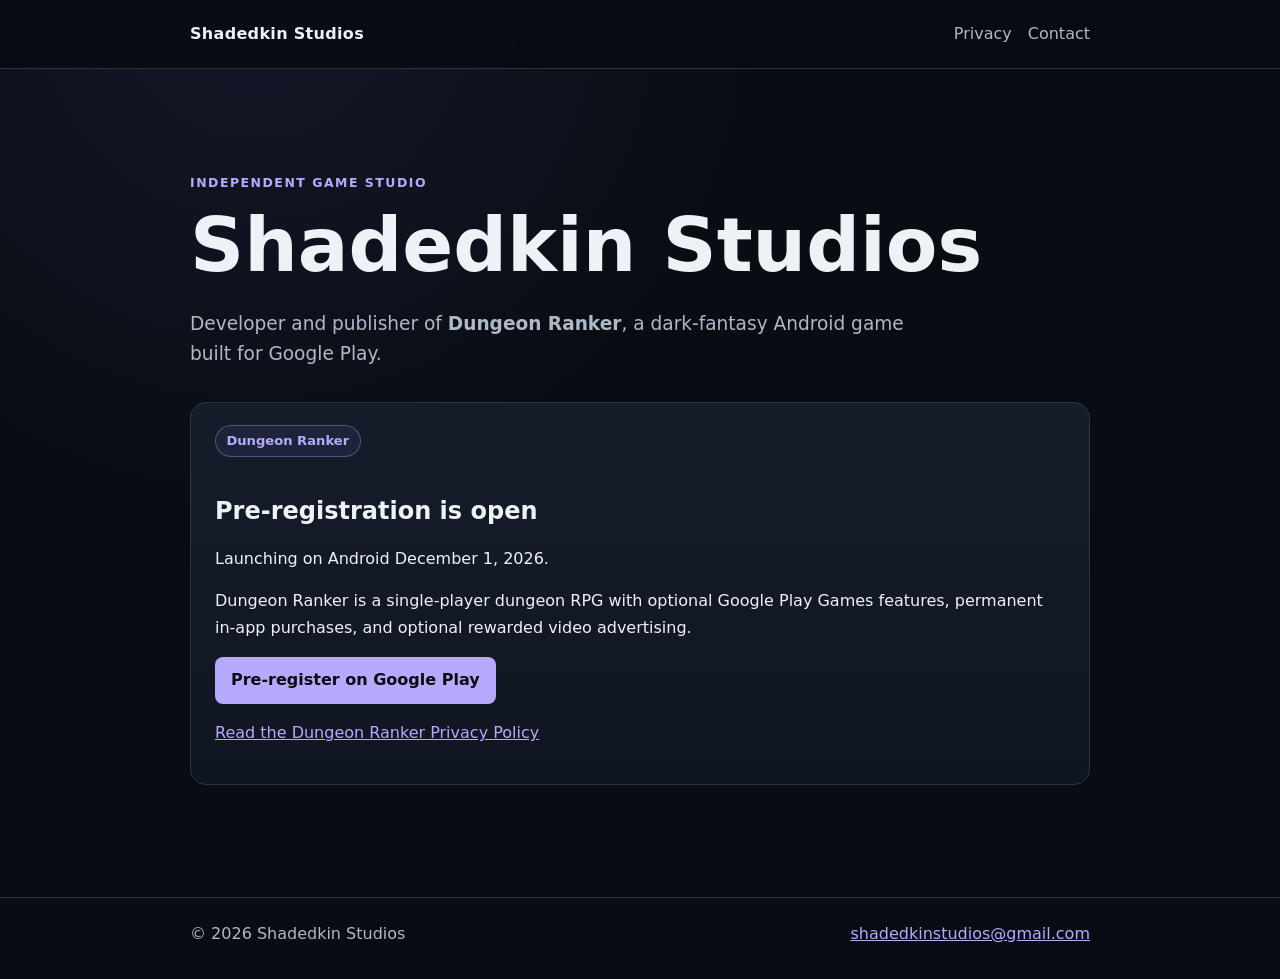
<file: index.html>
<!doctype html>
<html lang="en">
<head>
  <meta charset="utf-8">
  <meta name="viewport" content="width=device-width, initial-scale=1">
  <title>Shadedkin Studios</title>
  <meta name="description" content="Official website of Shadedkin Studios, developer of Dungeon Ranker.">
  <link rel="stylesheet" href="/assets/style.css">
  <style>
    .play-cta {
      display: inline-block;
      padding: .65rem 1rem;
      border-radius: .5rem;
      background: var(--accent-2, #b5aaff);
      color: var(--bg, #090c12);
      font-weight: 700;
      text-decoration: none;
    }
    .play-cta:hover { background: #d1caff; color: var(--bg, #090c12); text-decoration: underline; }
    .play-cta:focus-visible { outline: 2px solid var(--text, #eef2f7); outline-offset: 4px; }
  </style>
</head>
<body>
  <header class="site-header">
    <nav class="nav" aria-label="Primary">
      <a class="brand" href="/">Shadedkin Studios</a>
      <div class="nav-links">
        <a href="/privacy/">Privacy</a>
        <a href="mailto:shadedkinstudios@gmail.com">Contact</a>
      </div>
    </nav>
  </header>
  <main>
    <section class="hero">
      <div class="eyebrow">Independent game studio</div>
      <h1>Shadedkin Studios</h1>
      <p class="lede">Developer and publisher of <strong>Dungeon Ranker</strong>, a dark-fantasy Android game built for Google Play.</p>
      <div class="card">
        <span class="badge">Dungeon Ranker</span>
        <h2>Pre-registration is open</h2>
        <p>Launching on Android <time datetime="2026-12-01">December 1, 2026</time>.</p>
        <p>Dungeon Ranker is a single-player dungeon RPG with optional Google Play Games features, permanent in-app purchases, and optional rewarded video advertising.</p>
        <p><a class="play-cta" href="https://play.google.com/store/apps/details?id=com.shadedkinstudios.dungeonranker">Pre-register on Google Play</a></p>
        <p><a href="/privacy/">Read the Dungeon Ranker Privacy Policy</a></p>
      </div>
    </section>
  </main>
  <footer>
    <div class="footer-inner">
      <span>© 2026 Shadedkin Studios</span>
      <span><a href="mailto:shadedkinstudios@gmail.com">shadedkinstudios@gmail.com</a></span>
    </div>
  </footer>
</body>
</html>
</file>
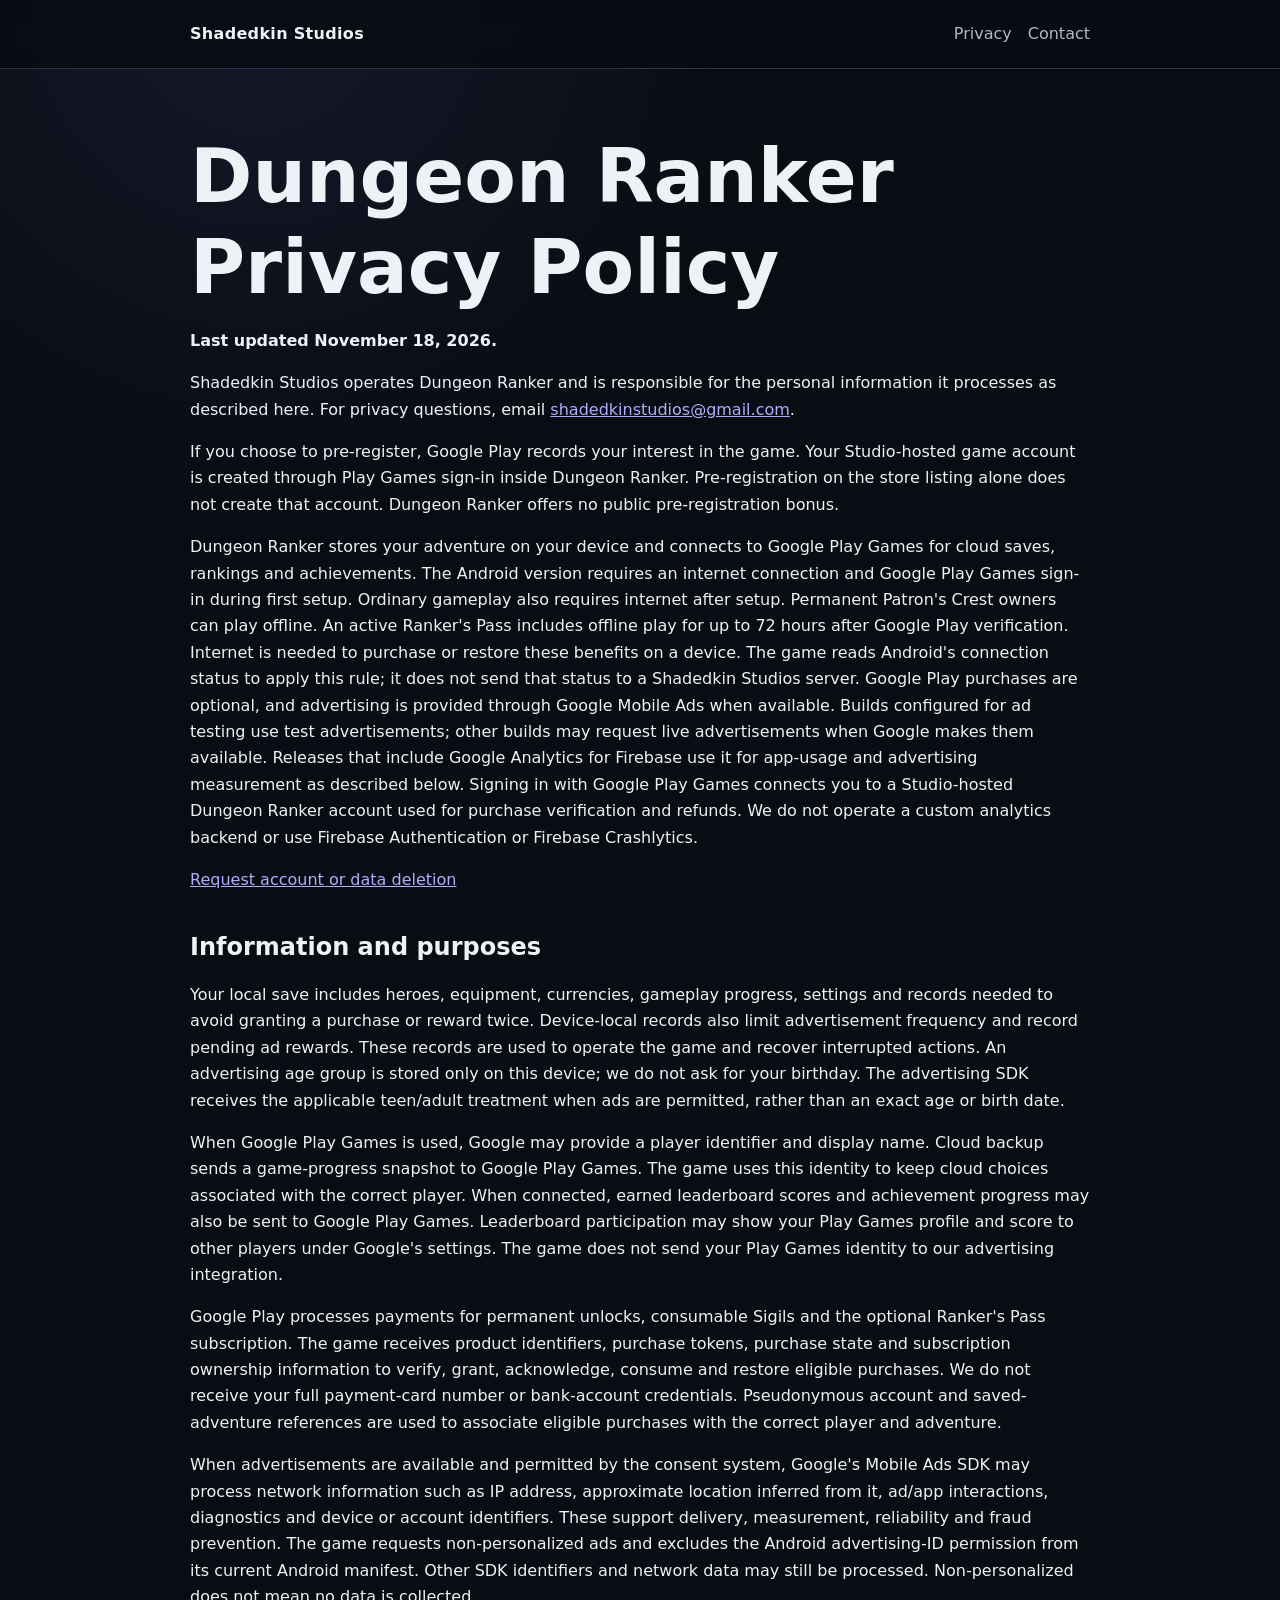
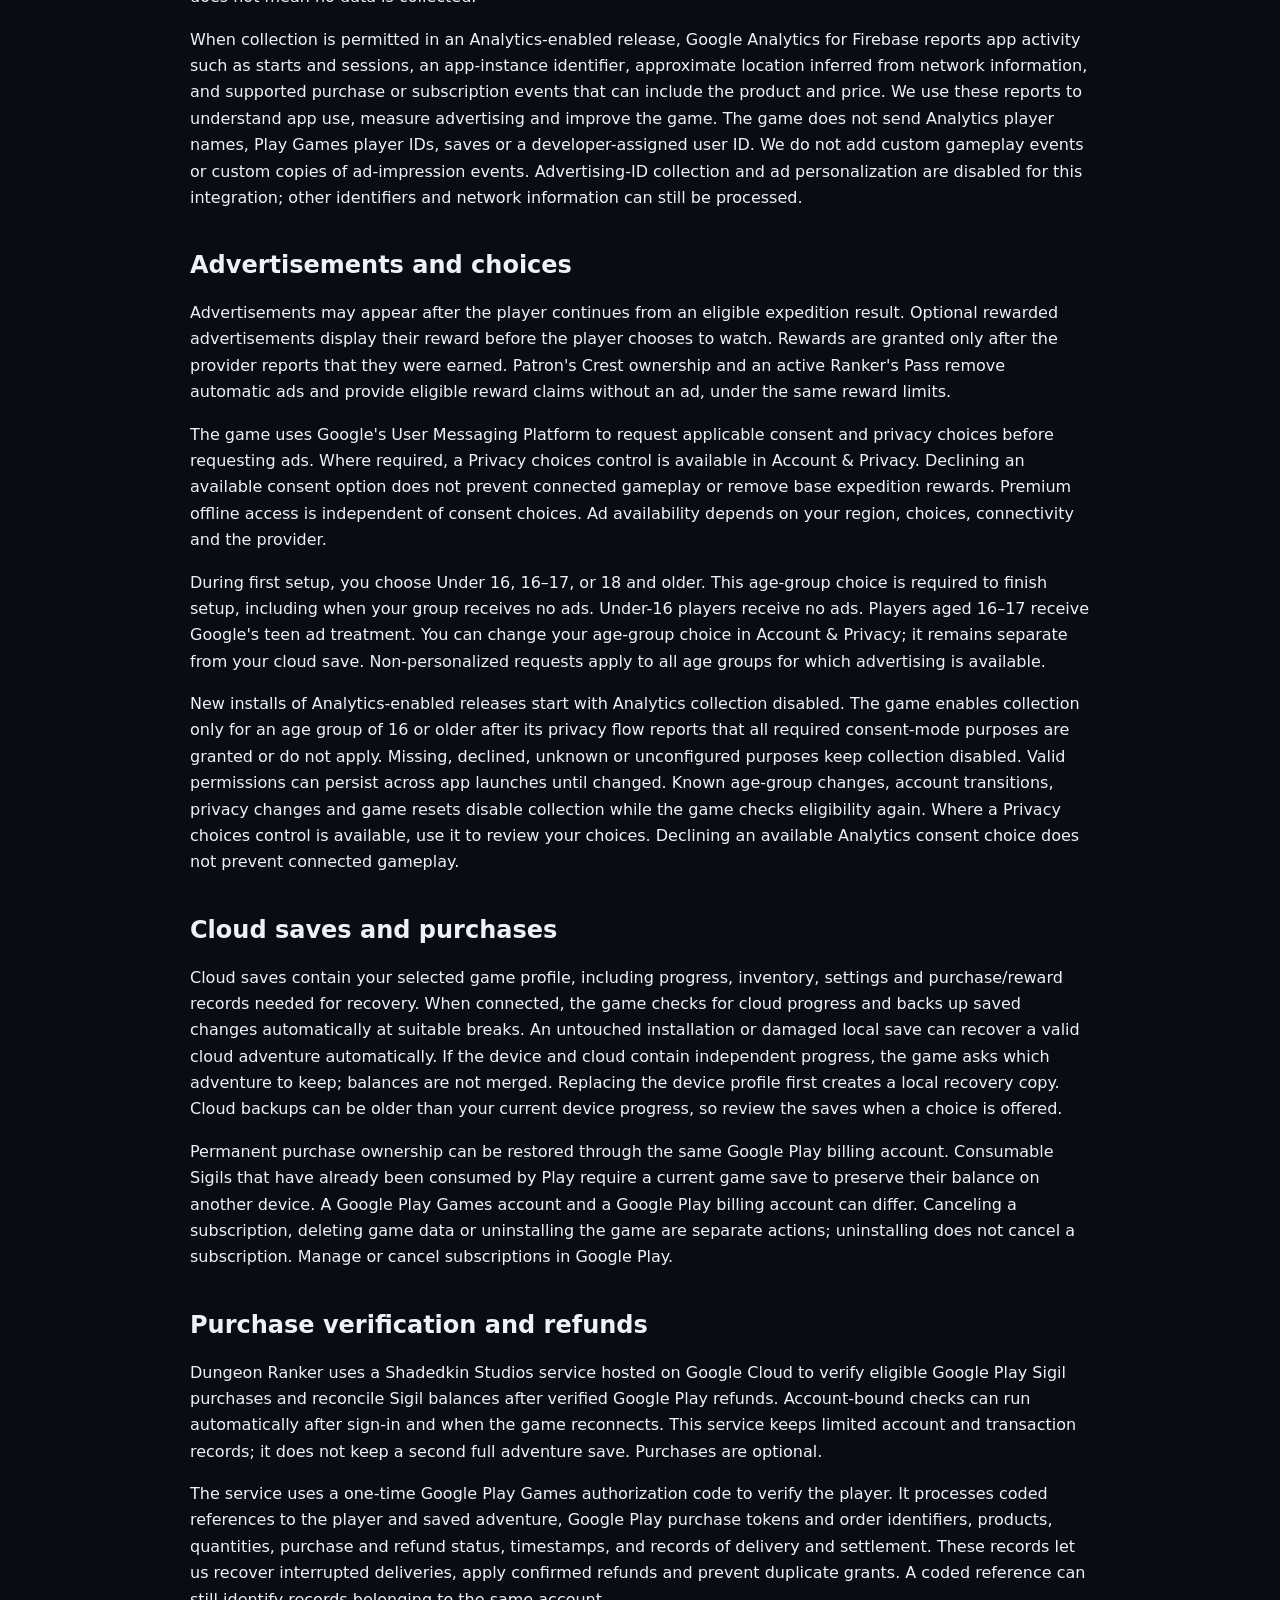
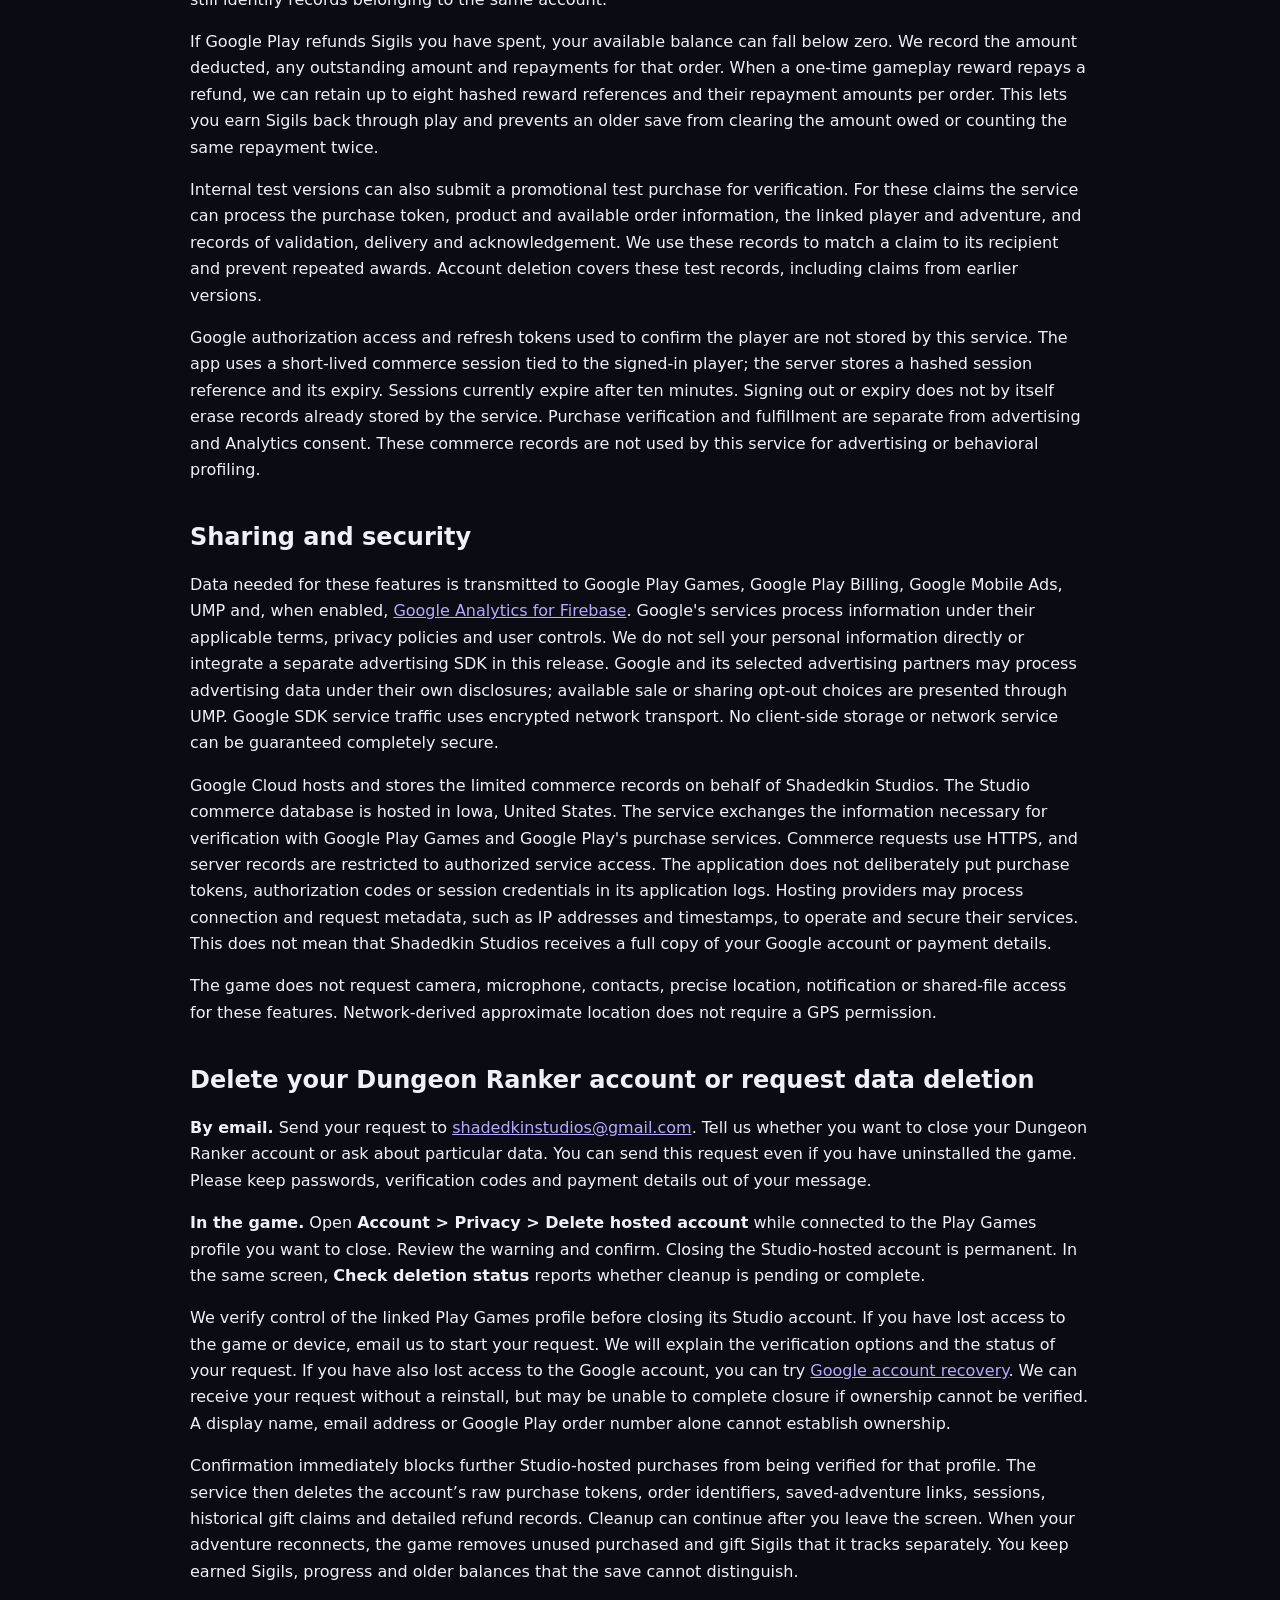
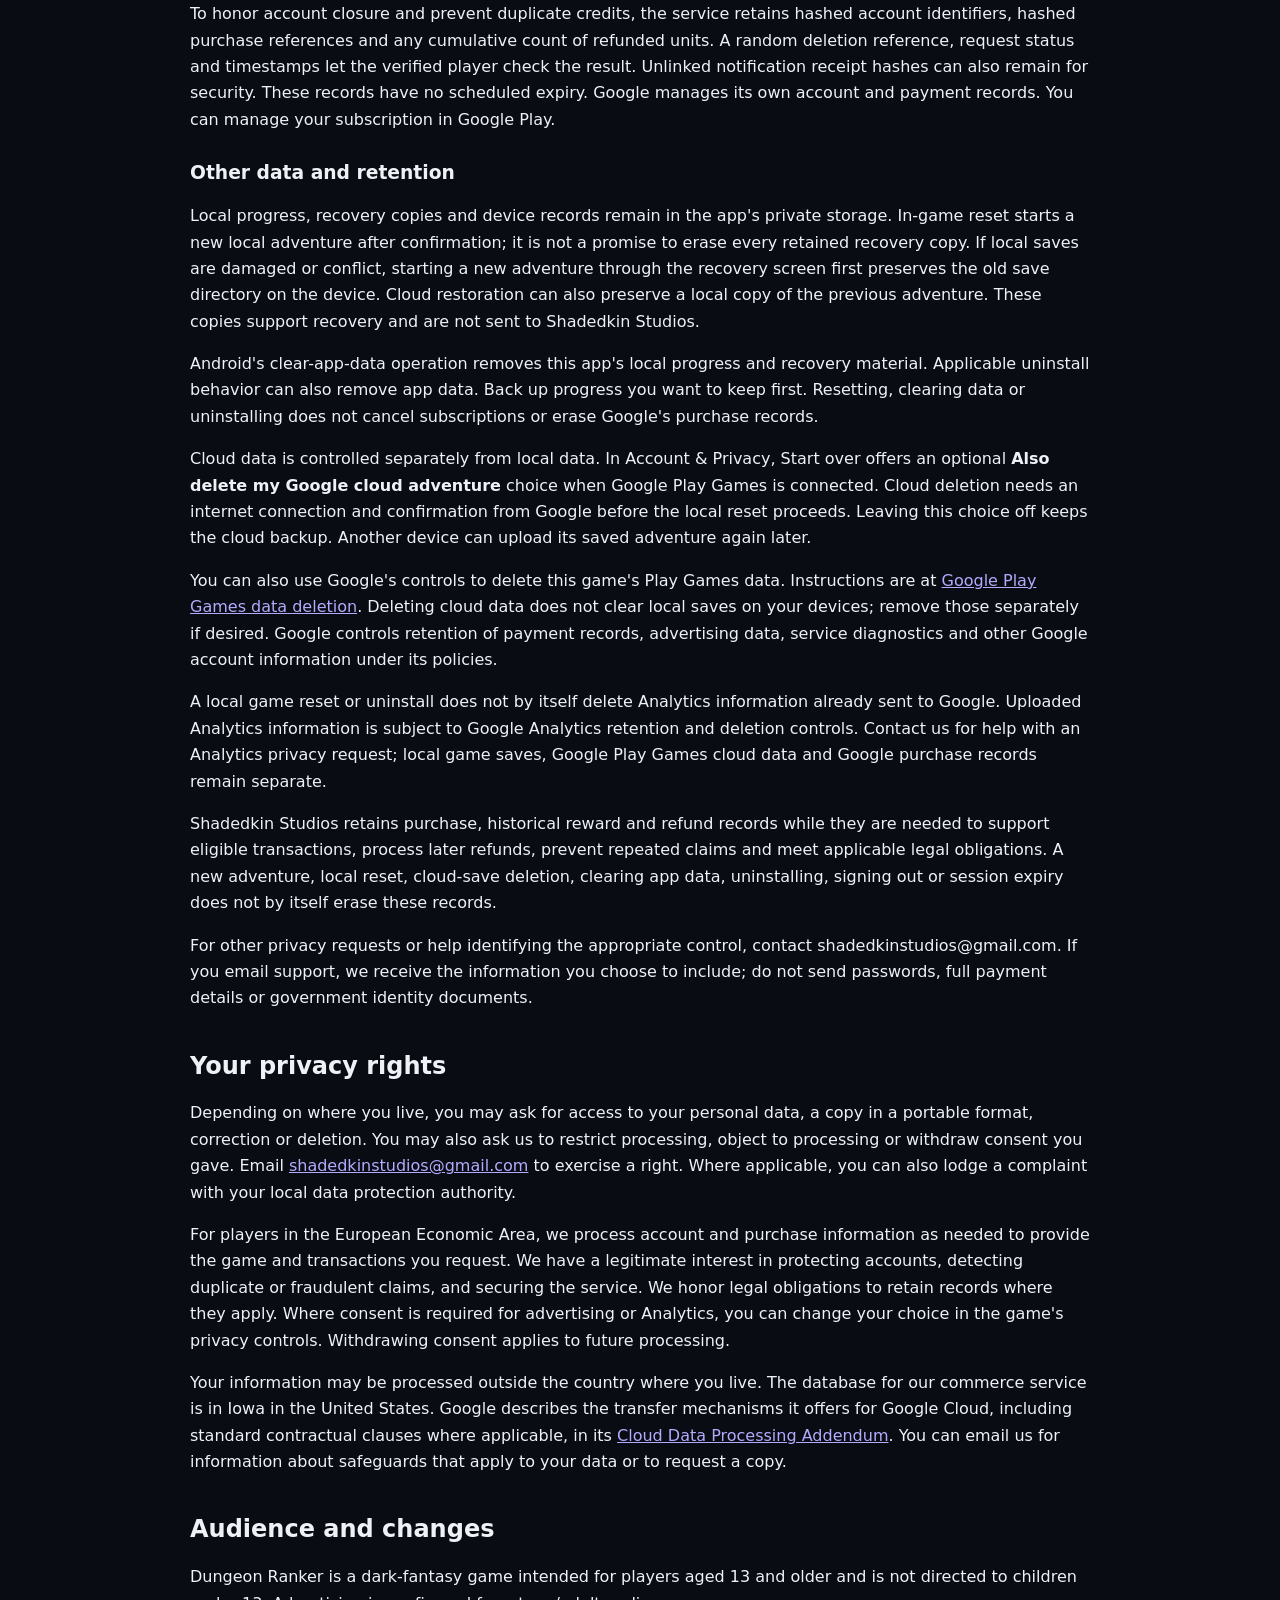
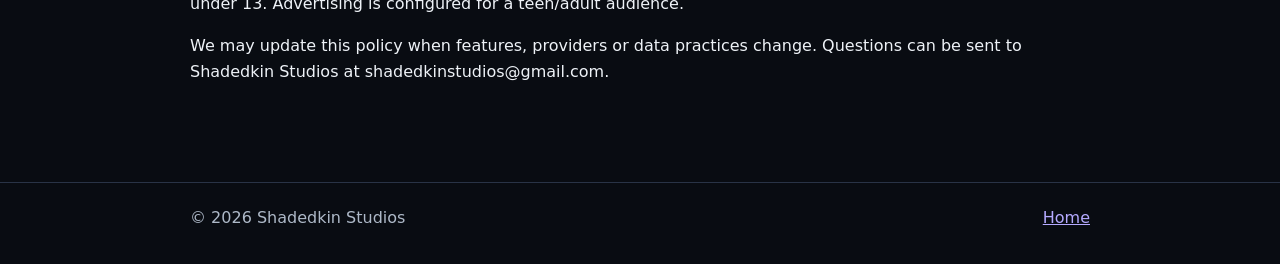
<file: privacy/index.html>
<!doctype html>
<html lang="en">
<head>
  <meta charset="utf-8">
  <meta name="viewport" content="width=device-width, initial-scale=1">
  <title>Dungeon Ranker Privacy Policy | Shadedkin Studios</title>
  <meta name="description" content="Privacy Policy for Dungeon Ranker by Shadedkin Studios.">
  <link rel="stylesheet" href="/assets/style.css">
</head>
<body>
  <header class="site-header">
    <nav class="nav" aria-label="Primary">
      <a class="brand" href="/">Shadedkin Studios</a>
      <div class="nav-links">
        <a href="/privacy/" aria-current="page">Privacy</a>
        <a href="mailto:shadedkinstudios@gmail.com">Contact</a>
      </div>
    </nav>
  </header>

  <main>
<h1>Dungeon Ranker Privacy Policy</h1>
<p><strong>Last updated November 18, 2026.</strong></p>
<p>Shadedkin Studios operates Dungeon Ranker and is responsible for the personal information it processes as described here. For privacy questions, email <a href="mailto:shadedkinstudios@gmail.com">shadedkinstudios@gmail.com</a>.</p>
<p>If you choose to pre-register, Google Play records your interest in the game. Your Studio-hosted game account is created through Play Games sign-in inside Dungeon Ranker. Pre-registration on the store listing alone does not create that account. Dungeon Ranker offers no public pre-registration bonus.</p>
<p>Dungeon Ranker stores your adventure on your device and connects to Google Play Games for cloud saves, rankings and achievements. The Android version requires an internet connection and Google Play Games sign-in during first setup. Ordinary gameplay also requires internet after setup. Permanent Patron&#39;s Crest owners can play offline. An active Ranker&#39;s Pass includes offline play for up to 72 hours after Google Play verification. Internet is needed to purchase or restore these benefits on a device. The game reads Android&#39;s connection status to apply this rule; it does not send that status to a Shadedkin Studios server. Google Play purchases are optional, and advertising is provided through Google Mobile Ads when available. Builds configured for ad testing use test advertisements; other builds may request live advertisements when Google makes them available. Releases that include Google Analytics for Firebase use it for app-usage and advertising measurement as described below. Signing in with Google Play Games connects you to a Studio-hosted Dungeon Ranker account used for purchase verification and refunds. We do not operate a custom analytics backend or use Firebase Authentication or Firebase Crashlytics.</p>
<p><a href="#delete-data">Request account or data deletion</a></p>
<h2>Information and purposes</h2>
<p>Your local save includes heroes, equipment, currencies, gameplay progress, settings and records needed to avoid granting a purchase or reward twice. Device-local records also limit advertisement frequency and record pending ad rewards. These records are used to operate the game and recover interrupted actions. An advertising age group is stored only on this device; we do not ask for your birthday. The advertising SDK receives the applicable teen/adult treatment when ads are permitted, rather than an exact age or birth date.</p>
<p>When Google Play Games is used, Google may provide a player identifier and display name. Cloud backup sends a game-progress snapshot to Google Play Games. The game uses this identity to keep cloud choices associated with the correct player. When connected, earned leaderboard scores and achievement progress may also be sent to Google Play Games. Leaderboard participation may show your Play Games profile and score to other players under Google&#39;s settings. The game does not send your Play Games identity to our advertising integration.</p>
<p>Google Play processes payments for permanent unlocks, consumable Sigils and the optional Ranker&#39;s Pass subscription. The game receives product identifiers, purchase tokens, purchase state and subscription ownership information to verify, grant, acknowledge, consume and restore eligible purchases. We do not receive your full payment-card number or bank-account credentials. Pseudonymous account and saved-adventure references are used to associate eligible purchases with the correct player and adventure.</p>
<p>When advertisements are available and permitted by the consent system, Google&#39;s Mobile Ads SDK may process network information such as IP address, approximate location inferred from it, ad/app interactions, diagnostics and device or account identifiers. These support delivery, measurement, reliability and fraud prevention. The game requests non-personalized ads and excludes the Android advertising-ID permission from its current Android manifest. Other SDK identifiers and network data may still be processed. Non-personalized does not mean no data is collected.</p>
<p>When collection is permitted in an Analytics-enabled release, Google Analytics for Firebase reports app activity such as starts and sessions, an app-instance identifier, approximate location inferred from network information, and supported purchase or subscription events that can include the product and price. We use these reports to understand app use, measure advertising and improve the game. The game does not send Analytics player names, Play Games player IDs, saves or a developer-assigned user ID. We do not add custom gameplay events or custom copies of ad-impression events. Advertising-ID collection and ad personalization are disabled for this integration; other identifiers and network information can still be processed.</p>
<h2>Advertisements and choices</h2>
<p>Advertisements may appear after the player continues from an eligible expedition result. Optional rewarded advertisements display their reward before the player chooses to watch. Rewards are granted only after the provider reports that they were earned. Patron&#39;s Crest ownership and an active Ranker&#39;s Pass remove automatic ads and provide eligible reward claims without an ad, under the same reward limits.</p>
<p>The game uses Google&#39;s User Messaging Platform to request applicable consent and privacy choices before requesting ads. Where required, a Privacy choices control is available in Account &amp; Privacy. Declining an available consent option does not prevent connected gameplay or remove base expedition rewards. Premium offline access is independent of consent choices. Ad availability depends on your region, choices, connectivity and the provider.</p>
<p>During first setup, you choose Under 16, 16–17, or 18 and older. This age-group choice is required to finish setup, including when your group receives no ads. Under-16 players receive no ads. Players aged 16–17 receive Google&#39;s teen ad treatment. You can change your age-group choice in Account &amp; Privacy; it remains separate from your cloud save. Non-personalized requests apply to all age groups for which advertising is available.</p>
<p>New installs of Analytics-enabled releases start with Analytics collection disabled. The game enables collection only for an age group of 16 or older after its privacy flow reports that all required consent-mode purposes are granted or do not apply. Missing, declined, unknown or unconfigured purposes keep collection disabled. Valid permissions can persist across app launches until changed. Known age-group changes, account transitions, privacy changes and game resets disable collection while the game checks eligibility again. Where a Privacy choices control is available, use it to review your choices. Declining an available Analytics consent choice does not prevent connected gameplay.</p>
<h2>Cloud saves and purchases</h2>
<p>Cloud saves contain your selected game profile, including progress, inventory, settings and purchase/reward records needed for recovery. When connected, the game checks for cloud progress and backs up saved changes automatically at suitable breaks. An untouched installation or damaged local save can recover a valid cloud adventure automatically. If the device and cloud contain independent progress, the game asks which adventure to keep; balances are not merged. Replacing the device profile first creates a local recovery copy. Cloud backups can be older than your current device progress, so review the saves when a choice is offered.</p>
<p>Permanent purchase ownership can be restored through the same Google Play billing account. Consumable Sigils that have already been consumed by Play require a current game save to preserve their balance on another device. A Google Play Games account and a Google Play billing account can differ. Canceling a subscription, deleting game data or uninstalling the game are separate actions; uninstalling does not cancel a subscription. Manage or cancel subscriptions in Google Play.</p>
<h2 id="purchase-verification">Purchase verification and refunds</h2>
<p>Dungeon Ranker uses a Shadedkin Studios service hosted on Google Cloud to verify eligible Google Play Sigil purchases and reconcile Sigil balances after verified Google Play refunds. Account-bound checks can run automatically after sign-in and when the game reconnects. This service keeps limited account and transaction records; it does not keep a second full adventure save. Purchases are optional.</p>
<p>The service uses a one-time Google Play Games authorization code to verify the player. It processes coded references to the player and saved adventure, Google Play purchase tokens and order identifiers, products, quantities, purchase and refund status, timestamps, and records of delivery and settlement. These records let us recover interrupted deliveries, apply confirmed refunds and prevent duplicate grants. A coded reference can still identify records belonging to the same account.</p>
<p>If Google Play refunds Sigils you have spent, your available balance can fall below zero. We record the amount deducted, any outstanding amount and repayments for that order. When a one-time gameplay reward repays a refund, we can retain up to eight hashed reward references and their repayment amounts per order. This lets you earn Sigils back through play and prevents an older save from clearing the amount owed or counting the same repayment twice.</p>
<p>Internal test versions can also submit a promotional test purchase for verification. For these claims the service can process the purchase token, product and available order information, the linked player and adventure, and records of validation, delivery and acknowledgement. We use these records to match a claim to its recipient and prevent repeated awards. Account deletion covers these test records, including claims from earlier versions.</p>
<p>Google authorization access and refresh tokens used to confirm the player are not stored by this service. The app uses a short-lived commerce session tied to the signed-in player; the server stores a hashed session reference and its expiry. Sessions currently expire after ten minutes. Signing out or expiry does not by itself erase records already stored by the service. Purchase verification and fulfillment are separate from advertising and Analytics consent. These commerce records are not used by this service for advertising or behavioral profiling.</p>
<h2>Sharing and security</h2>
<p>Data needed for these features is transmitted to Google Play Games, Google Play Billing, Google Mobile Ads, UMP and, when enabled, <a href="https://firebase.google.com/support/privacy">Google Analytics for Firebase</a>. Google&#39;s services process information under their applicable terms, privacy policies and user controls. We do not sell your personal information directly or integrate a separate advertising SDK in this release. Google and its selected advertising partners may process advertising data under their own disclosures; available sale or sharing opt-out choices are presented through UMP. Google SDK service traffic uses encrypted network transport. No client-side storage or network service can be guaranteed completely secure.</p>
<p>Google Cloud hosts and stores the limited commerce records on behalf of Shadedkin Studios. The Studio commerce database is hosted in Iowa, United States. The service exchanges the information necessary for verification with Google Play Games and Google Play's purchase services. Commerce requests use HTTPS, and server records are restricted to authorized service access. The application does not deliberately put purchase tokens, authorization codes or session credentials in its application logs. Hosting providers may process connection and request metadata, such as IP addresses and timestamps, to operate and secure their services. This does not mean that Shadedkin Studios receives a full copy of your Google account or payment details.</p>
<p>The game does not request camera, microphone, contacts, precise location, notification or shared-file access for these features. Network-derived approximate location does not require a GPS permission.</p>
<h2 id="delete-data">Delete your Dungeon Ranker account or request data deletion</h2>
<p><strong>By email.</strong> Send your request to <a href="mailto:shadedkinstudios@gmail.com?subject=Dungeon%20Ranker%20data%20deletion%20request">shadedkinstudios@gmail.com</a>. Tell us whether you want to close your Dungeon Ranker account or ask about particular data. You can send this request even if you have uninstalled the game. Please keep passwords, verification codes and payment details out of your message.</p>
<p><strong>In the game.</strong> Open <strong>Account &gt; Privacy &gt; Delete hosted account</strong> while connected to the Play Games profile you want to close. Review the warning and confirm. Closing the Studio-hosted account is permanent. In the same screen, <strong>Check deletion status</strong> reports whether cleanup is pending or complete.</p>
<p>We verify control of the linked Play Games profile before closing its Studio account. If you have lost access to the game or device, email us to start your request. We will explain the verification options and the status of your request. If you have also lost access to the Google account, you can try <a href="https://accounts.google.com/signin/recovery">Google account recovery</a>. We can receive your request without a reinstall, but may be unable to complete closure if ownership cannot be verified. A display name, email address or Google Play order number alone cannot establish ownership.</p>
<p>Confirmation immediately blocks further Studio-hosted purchases from being verified for that profile. The service then deletes the account’s raw purchase tokens, order identifiers, saved-adventure links, sessions, historical gift claims and detailed refund records. Cleanup can continue after you leave the screen. When your adventure reconnects, the game removes unused purchased and gift Sigils that it tracks separately. You keep earned Sigils, progress and older balances that the save cannot distinguish.</p>
<p>To honor account closure and prevent duplicate credits, the service retains hashed account identifiers, hashed purchase references and any cumulative count of refunded units. A random deletion reference, request status and timestamps let the verified player check the result. Unlinked notification receipt hashes can also remain for security. These records have no scheduled expiry. Google manages its own account and payment records. You can manage your subscription in Google Play.</p>
<h3>Other data and retention</h3>
<p>Local progress, recovery copies and device records remain in the app&#39;s private storage. In-game reset starts a new local adventure after confirmation; it is not a promise to erase every retained recovery copy. If local saves are damaged or conflict, starting a new adventure through the recovery screen first preserves the old save directory on the device. Cloud restoration can also preserve a local copy of the previous adventure. These copies support recovery and are not sent to Shadedkin Studios.</p>
<p>Android&#39;s clear-app-data operation removes this app&#39;s local progress and recovery material. Applicable uninstall behavior can also remove app data. Back up progress you want to keep first. Resetting, clearing data or uninstalling does not cancel subscriptions or erase Google&#39;s purchase records.</p>
<p>Cloud data is controlled separately from local data. In Account &amp; Privacy, Start over offers an optional <strong>Also delete my Google cloud adventure</strong> choice when Google Play Games is connected. Cloud deletion needs an internet connection and confirmation from Google before the local reset proceeds. Leaving this choice off keeps the cloud backup. Another device can upload its saved adventure again later.</p>
<p>You can also use Google&#39;s controls to delete this game&#39;s Play Games data. Instructions are at <a href="https://support.google.com/googleplay/answer/9130646?hl=en">Google Play Games data deletion</a>. Deleting cloud data does not clear local saves on your devices; remove those separately if desired. Google controls retention of payment records, advertising data, service diagnostics and other Google account information under its policies.</p>
<p>A local game reset or uninstall does not by itself delete Analytics information already sent to Google. Uploaded Analytics information is subject to Google Analytics retention and deletion controls. Contact us for help with an Analytics privacy request; local game saves, Google Play Games cloud data and Google purchase records remain separate.</p>
<p>Shadedkin Studios retains purchase, historical reward and refund records while they are needed to support eligible transactions, process later refunds, prevent repeated claims and meet applicable legal obligations. A new adventure, local reset, cloud-save deletion, clearing app data, uninstalling, signing out or session expiry does not by itself erase these records.</p>
<p>For other privacy requests or help identifying the appropriate control, contact shadedkinstudios@gmail.com. If you email support, we receive the information you choose to include; do not send passwords, full payment details or government identity documents.</p>
<h2>Your privacy rights</h2>
<p>Depending on where you live, you may ask for access to your personal data, a copy in a portable format, correction or deletion. You may also ask us to restrict processing, object to processing or withdraw consent you gave. Email <a href="mailto:shadedkinstudios@gmail.com">shadedkinstudios@gmail.com</a> to exercise a right. Where applicable, you can also lodge a complaint with your local data protection authority.</p>
<p>For players in the European Economic Area, we process account and purchase information as needed to provide the game and transactions you request. We have a legitimate interest in protecting accounts, detecting duplicate or fraudulent claims, and securing the service. We honor legal obligations to retain records where they apply. Where consent is required for advertising or Analytics, you can change your choice in the game's privacy controls. Withdrawing consent applies to future processing.</p>
<p>Your information may be processed outside the country where you live. The database for our commerce service is in Iowa in the United States. Google describes the transfer mechanisms it offers for Google Cloud, including standard contractual clauses where applicable, in its <a href="https://cloud.google.com/terms/data-processing-addendum">Cloud Data Processing Addendum</a>. You can email us for information about safeguards that apply to your data or to request a copy.</p>
<h2>Audience and changes</h2>
<p>Dungeon Ranker is a dark-fantasy game intended for players aged 13 and older and is not directed to children under 13. Advertising is configured for a teen/adult audience.</p>
<p>We may update this policy when features, providers or data practices change. Questions can be sent to Shadedkin Studios at shadedkinstudios@gmail.com.</p>
</main>

  <footer>
    <div class="footer-inner">
      <span>© 2026 Shadedkin Studios</span>
      <span><a href="/">Home</a></span>
    </div>
  </footer>
</body>
</html>
</file>
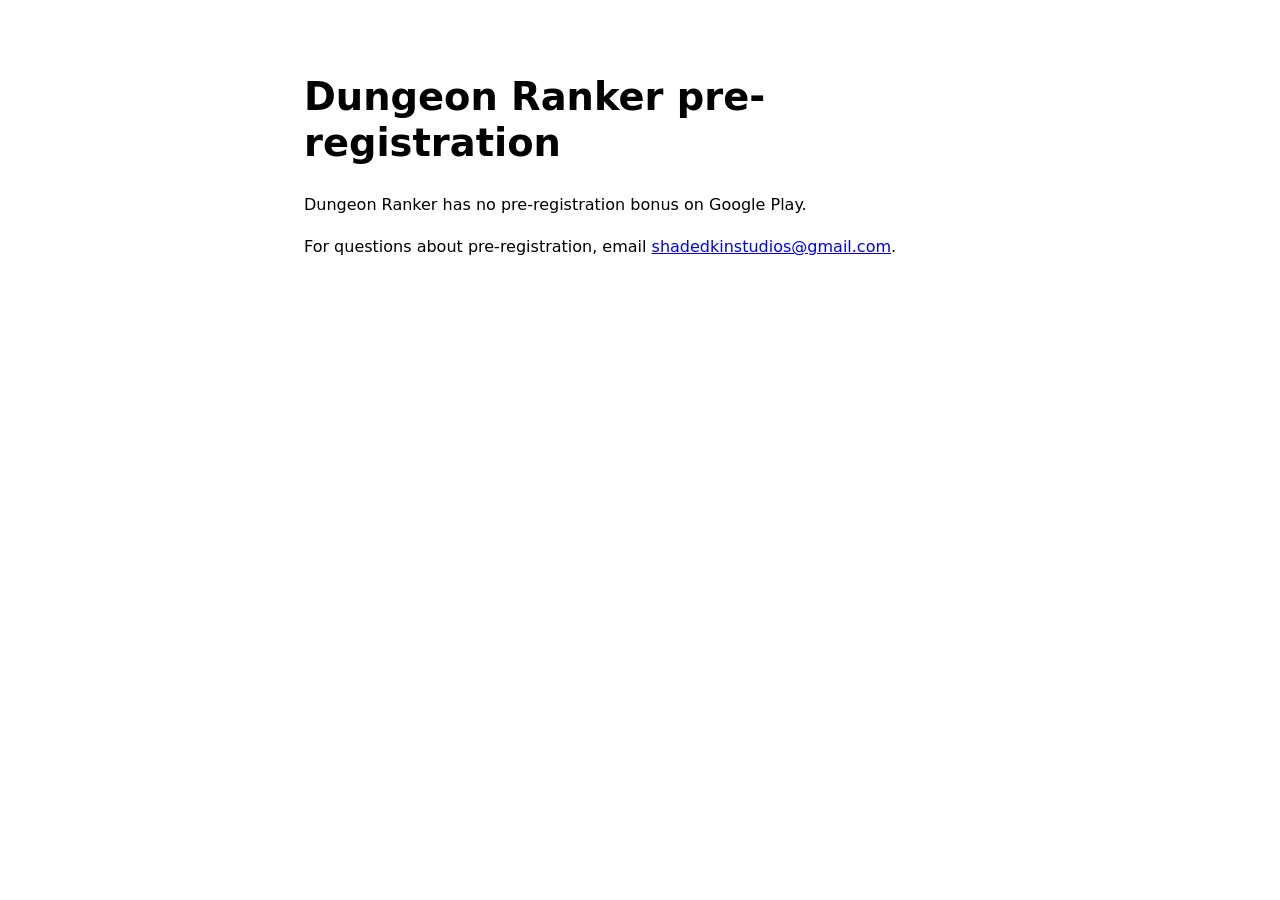
<file: dungeon-ranker/preregistration-reward-terms/index.html>
<!doctype html>
<html lang="en">
<head>
  <meta charset="utf-8">
  <meta name="viewport" content="width=device-width, initial-scale=1">
  <title>Dungeon Ranker Pre-registration | Shadedkin Studios</title>
  <meta name="robots" content="noindex">
  <style>
    :root { color-scheme: light dark; }
    body { font: 1rem/1.65 system-ui, sans-serif; margin: 0; }
    main { max-width: 42rem; margin: 0 auto; padding: 3rem 1.25rem; }
    h1 { font-size: clamp(1.6rem, 5vw, 2.4rem); line-height: 1.2; }
  </style>
</head>
<body>
  <main>
    <h1>Dungeon Ranker pre-registration</h1>
    <p>Dungeon Ranker has no pre-registration bonus on Google Play.</p>
    <p>For questions about pre-registration, email <a href="mailto:shadedkinstudios@gmail.com">shadedkinstudios@gmail.com</a>.</p>
  </main>
</body>
</html>
</file>
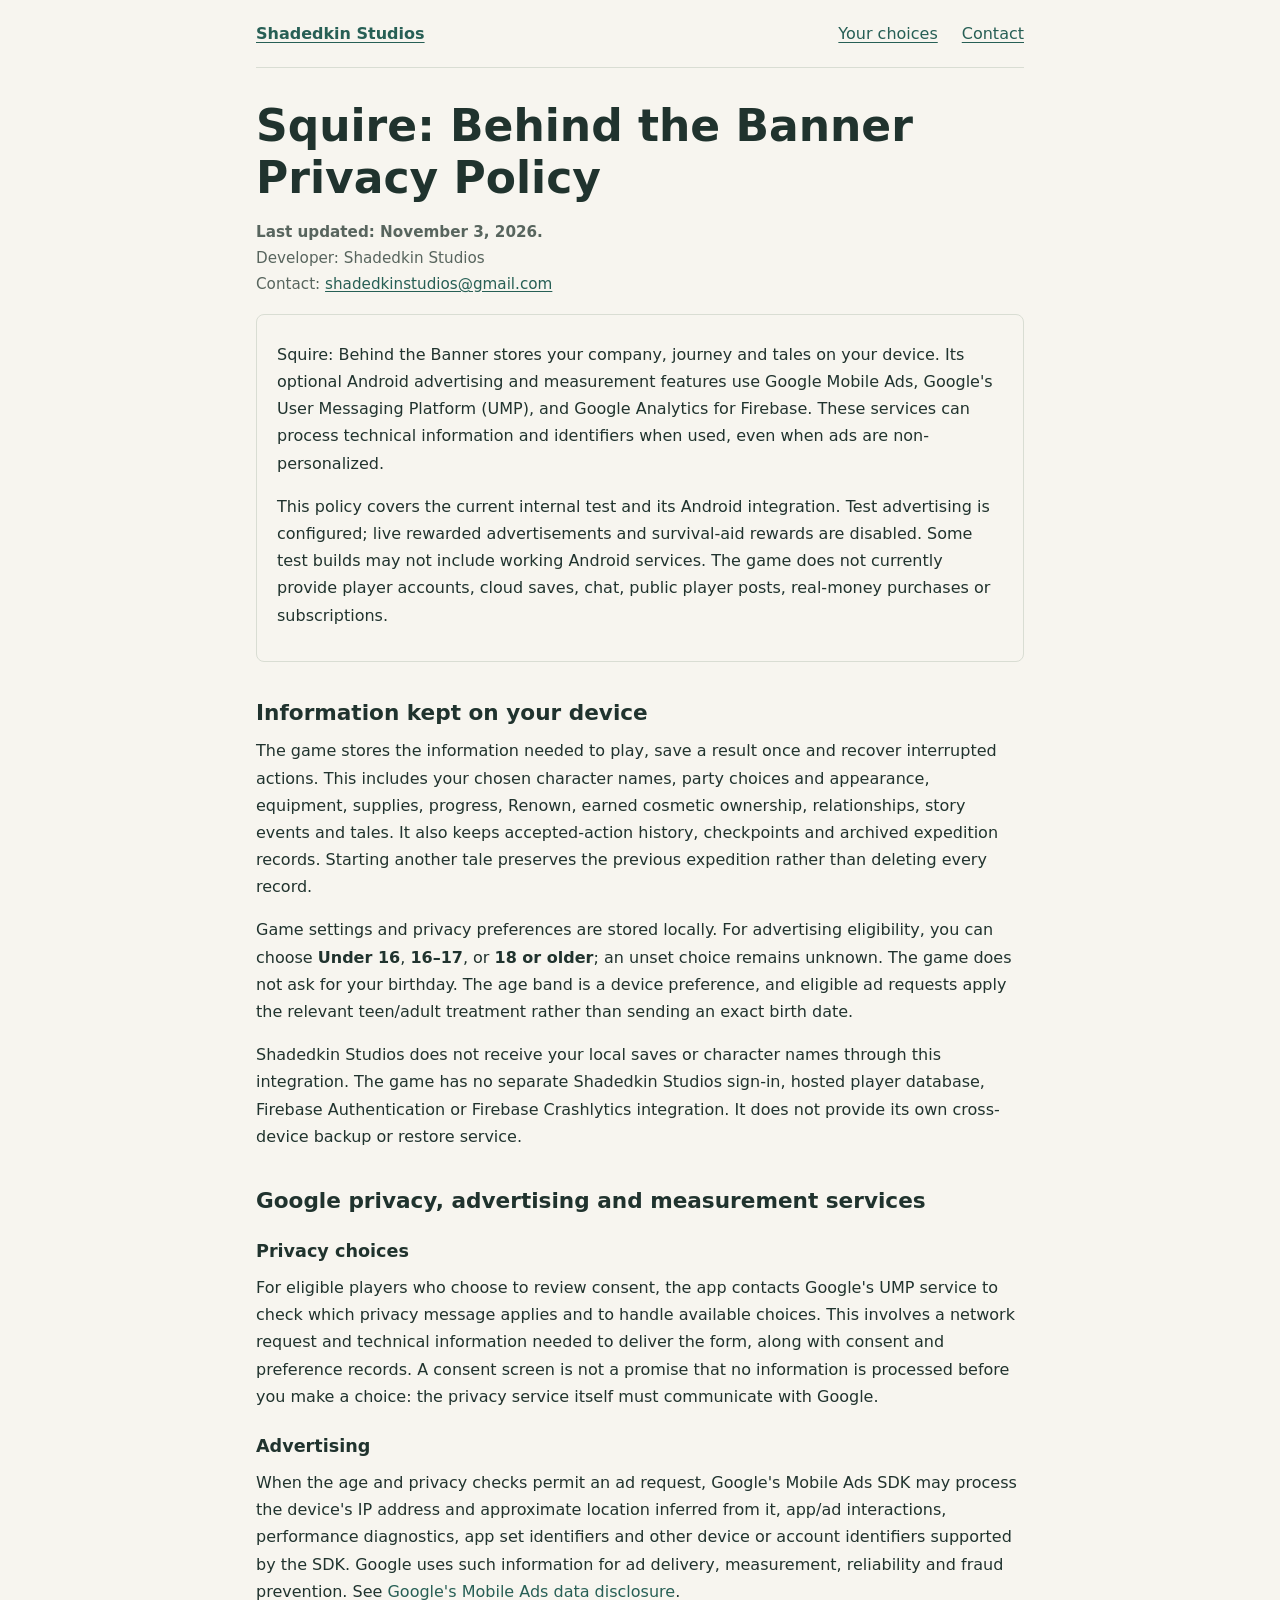
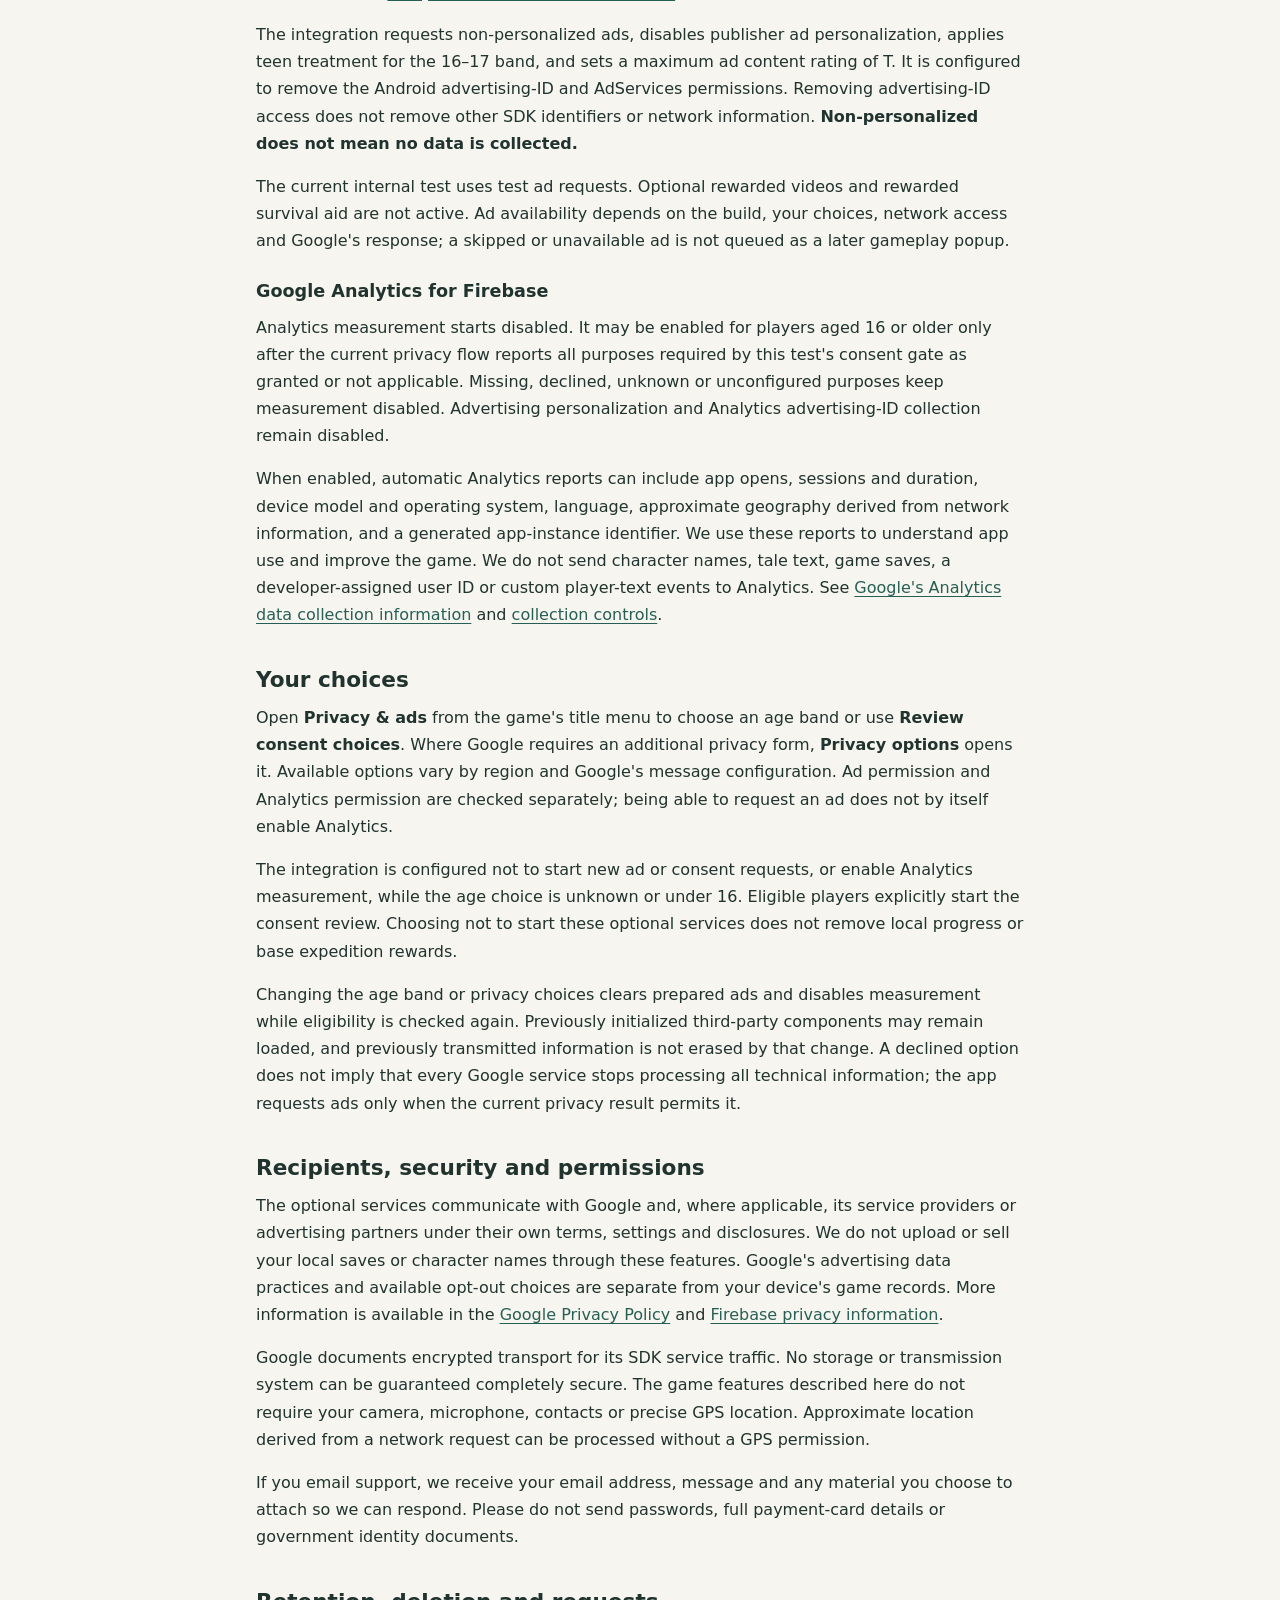
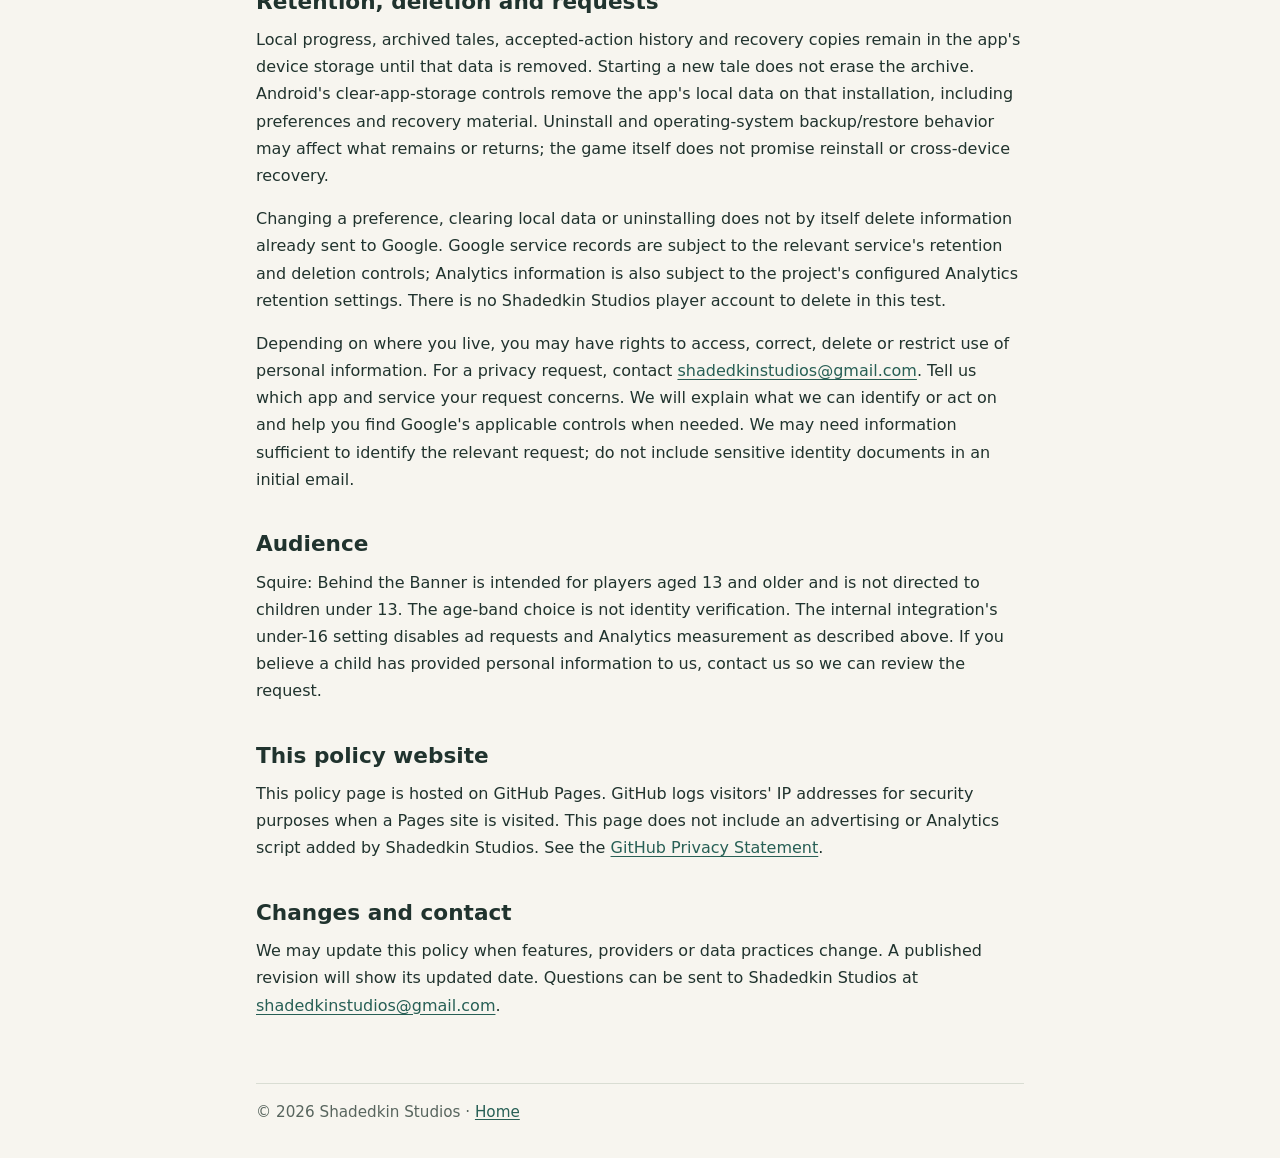
<file: privacy/squire/index.html>
<!doctype html>
<html lang="en">
<head>
  <meta charset="utf-8">
  <meta name="viewport" content="width=device-width, initial-scale=1">
  <meta name="description" content="Privacy policy for Squire: Behind the Banner by Shadedkin Studios.">
  <meta name="color-scheme" content="light dark">
  <title>Squire: Behind the Banner Privacy Policy | Shadedkin Studios</title>
  <style>
    :root { color-scheme: light dark; --paper: #f7f5ef; --ink: #20332e; --muted: #58655e; --line: #d9ddd3; --link: #275f55; }
    * { box-sizing: border-box; }
    html { font: 100%/1.7 system-ui, -apple-system, BlinkMacSystemFont, "Segoe UI", sans-serif; background: var(--paper); color: var(--ink); }
    body { margin: 0; }
    header, main, footer { width: min(100% - 2.5rem, 48rem); margin-inline: auto; }
    header { padding-block: 1.25rem; border-bottom: 1px solid var(--line); }
    nav { display: flex; flex-wrap: wrap; gap: .5rem 1.5rem; align-items: center; }
    nav a:first-child { margin-right: auto; font-weight: 700; }
    main { padding-block: 1.5rem 3rem; overflow-wrap: anywhere; }
    h1 { font-size: clamp(1.9rem, 6vw, 2.75rem); line-height: 1.18; margin-block: .5rem 1rem; }
    h2 { font-size: 1.35rem; line-height: 1.35; margin-block: 2.25rem .65rem; }
    h3 { font-size: 1.1rem; line-height: 1.4; margin-block: 1.5rem .5rem; }
    p, ul { margin-block: .65rem 1rem; }
    li { margin-block: .4rem; }
    a { color: var(--link); text-underline-offset: .16em; }
    a:focus-visible { outline: 3px solid currentColor; outline-offset: 4px; }
    .meta, footer { color: var(--muted); font-size: .95rem; }
    .summary { padding: 1rem 1.25rem; border: 1px solid var(--line); border-radius: .5rem; }
    footer { padding-block: 1rem 2rem; border-top: 1px solid var(--line); }
    @media (prefers-color-scheme: dark) { :root { --paper: #12231f; --ink: #eee9da; --muted: #b9c5bb; --line: #3b5148; --link: #b8d8bf; } }
    @media print { html { background: white; color: black; } header, footer { display: none; } main { width: 100%; padding: 0; } h2, h3 { break-after: avoid; } a { color: inherit; } }
  </style>
</head>
<body>
  <header>
    <nav aria-label="Primary">
      <a href="https://shadedkinstudios.github.io/">Shadedkin Studios</a>
      <a href="#your-choices">Your choices</a>
      <a href="mailto:shadedkinstudios@gmail.com">Contact</a>
    </nav>
  </header>
  <main>
    <h1>Squire: Behind the Banner Privacy Policy</h1>
    <p class="meta"><strong>Last updated: November 3, 2026.</strong><br>
      Developer: Shadedkin Studios<br>
      Contact: <a href="mailto:shadedkinstudios@gmail.com">shadedkinstudios@gmail.com</a></p>

    <div class="summary">
      <p>Squire: Behind the Banner stores your company, journey and tales on your device. Its optional Android advertising and measurement features use Google Mobile Ads, Google's User Messaging Platform (UMP), and Google Analytics for Firebase. These services can process technical information and identifiers when used, even when ads are non-personalized.</p>
      <p>This policy covers the current internal test and its Android integration. Test advertising is configured; live rewarded advertisements and survival-aid rewards are disabled. Some test builds may not include working Android services. The game does not currently provide player accounts, cloud saves, chat, public player posts, real-money purchases or subscriptions.</p>
    </div>

    <h2>Information kept on your device</h2>
    <p>The game stores the information needed to play, save a result once and recover interrupted actions. This includes your chosen character names, party choices and appearance, equipment, supplies, progress, Renown, earned cosmetic ownership, relationships, story events and tales. It also keeps accepted-action history, checkpoints and archived expedition records. Starting another tale preserves the previous expedition rather than deleting every record.</p>
    <p>Game settings and privacy preferences are stored locally. For advertising eligibility, you can choose <strong>Under 16</strong>, <strong>16–17</strong>, or <strong>18 or older</strong>; an unset choice remains unknown. The game does not ask for your birthday. The age band is a device preference, and eligible ad requests apply the relevant teen/adult treatment rather than sending an exact birth date.</p>
    <p>Shadedkin Studios does not receive your local saves or character names through this integration. The game has no separate Shadedkin Studios sign-in, hosted player database, Firebase Authentication or Firebase Crashlytics integration. It does not provide its own cross-device backup or restore service.</p>

    <h2>Google privacy, advertising and measurement services</h2>
    <h3>Privacy choices</h3>
    <p>For eligible players who choose to review consent, the app contacts Google's UMP service to check which privacy message applies and to handle available choices. This involves a network request and technical information needed to deliver the form, along with consent and preference records. A consent screen is not a promise that no information is processed before you make a choice: the privacy service itself must communicate with Google.</p>

    <h3>Advertising</h3>
    <p>When the age and privacy checks permit an ad request, Google's Mobile Ads SDK may process the device's IP address and approximate location inferred from it, app/ad interactions, performance diagnostics, app set identifiers and other device or account identifiers supported by the SDK. Google uses such information for ad delivery, measurement, reliability and fraud prevention. See <a href="https://developers.google.com/admob/android/privacy/play-data-disclosure">Google's Mobile Ads data disclosure</a>.</p>
    <p>The integration requests non-personalized ads, disables publisher ad personalization, applies teen treatment for the 16–17 band, and sets a maximum ad content rating of T. It is configured to remove the Android advertising-ID and AdServices permissions. Removing advertising-ID access does not remove other SDK identifiers or network information. <strong>Non-personalized does not mean no data is collected.</strong></p>
    <p>The current internal test uses test ad requests. Optional rewarded videos and rewarded survival aid are not active. Ad availability depends on the build, your choices, network access and Google's response; a skipped or unavailable ad is not queued as a later gameplay popup.</p>

    <h3>Google Analytics for Firebase</h3>
    <p>Analytics measurement starts disabled. It may be enabled for players aged 16 or older only after the current privacy flow reports all purposes required by this test's consent gate as granted or not applicable. Missing, declined, unknown or unconfigured purposes keep measurement disabled. Advertising personalization and Analytics advertising-ID collection remain disabled.</p>
    <p>When enabled, automatic Analytics reports can include app opens, sessions and duration, device model and operating system, language, approximate geography derived from network information, and a generated app-instance identifier. We use these reports to understand app use and improve the game. We do not send character names, tale text, game saves, a developer-assigned user ID or custom player-text events to Analytics. See <a href="https://support.google.com/firebase/answer/6318039?hl=en">Google's Analytics data collection information</a> and <a href="https://firebase.google.com/docs/analytics/android/configure-data-collection">collection controls</a>.</p>

    <h2 id="your-choices">Your choices</h2>
    <p>Open <strong>Privacy &amp; ads</strong> from the game's title menu to choose an age band or use <strong>Review consent choices</strong>. Where Google requires an additional privacy form, <strong>Privacy options</strong> opens it. Available options vary by region and Google's message configuration. Ad permission and Analytics permission are checked separately; being able to request an ad does not by itself enable Analytics.</p>
    <p>The integration is configured not to start new ad or consent requests, or enable Analytics measurement, while the age choice is unknown or under 16. Eligible players explicitly start the consent review. Choosing not to start these optional services does not remove local progress or base expedition rewards.</p>
    <p>Changing the age band or privacy choices clears prepared ads and disables measurement while eligibility is checked again. Previously initialized third-party components may remain loaded, and previously transmitted information is not erased by that change. A declined option does not imply that every Google service stops processing all technical information; the app requests ads only when the current privacy result permits it.</p>

    <h2>Recipients, security and permissions</h2>
    <p>The optional services communicate with Google and, where applicable, its service providers or advertising partners under their own terms, settings and disclosures. We do not upload or sell your local saves or character names through these features. Google's advertising data practices and available opt-out choices are separate from your device's game records. More information is available in the <a href="https://policies.google.com/privacy">Google Privacy Policy</a> and <a href="https://firebase.google.com/support/privacy">Firebase privacy information</a>.</p>
    <p>Google documents encrypted transport for its SDK service traffic. No storage or transmission system can be guaranteed completely secure. The game features described here do not require your camera, microphone, contacts or precise GPS location. Approximate location derived from a network request can be processed without a GPS permission.</p>
    <p>If you email support, we receive your email address, message and any material you choose to attach so we can respond. Please do not send passwords, full payment-card details or government identity documents.</p>

    <h2 id="retention-deletion">Retention, deletion and requests</h2>
    <p>Local progress, archived tales, accepted-action history and recovery copies remain in the app's device storage until that data is removed. Starting a new tale does not erase the archive. Android's clear-app-storage controls remove the app's local data on that installation, including preferences and recovery material. Uninstall and operating-system backup/restore behavior may affect what remains or returns; the game itself does not promise reinstall or cross-device recovery.</p>
    <p>Changing a preference, clearing local data or uninstalling does not by itself delete information already sent to Google. Google service records are subject to the relevant service's retention and deletion controls; Analytics information is also subject to the project's configured Analytics retention settings. There is no Shadedkin Studios player account to delete in this test.</p>
    <p>Depending on where you live, you may have rights to access, correct, delete or restrict use of personal information. For a privacy request, contact <a href="mailto:shadedkinstudios@gmail.com">shadedkinstudios@gmail.com</a>. Tell us which app and service your request concerns. We will explain what we can identify or act on and help you find Google's applicable controls when needed. We may need information sufficient to identify the relevant request; do not include sensitive identity documents in an initial email.</p>

    <h2>Audience</h2>
    <p>Squire: Behind the Banner is intended for players aged 13 and older and is not directed to children under 13. The age-band choice is not identity verification. The internal integration's under-16 setting disables ad requests and Analytics measurement as described above. If you believe a child has provided personal information to us, contact us so we can review the request.</p>

    <h2>This policy website</h2>
    <p>This policy page is hosted on GitHub Pages. GitHub logs visitors' IP addresses for security purposes when a Pages site is visited. This page does not include an advertising or Analytics script added by Shadedkin Studios. See the <a href="https://docs.github.com/en/site-policy/privacy-policies/github-general-privacy-statement">GitHub Privacy Statement</a>.</p>

    <h2>Changes and contact</h2>
    <p>We may update this policy when features, providers or data practices change. A published revision will show its updated date. Questions can be sent to Shadedkin Studios at <a href="mailto:shadedkinstudios@gmail.com">shadedkinstudios@gmail.com</a>.</p>
  </main>
  <footer>© 2026 Shadedkin Studios · <a href="https://shadedkinstudios.github.io/">Home</a></footer>
</body>
</html>
</file>
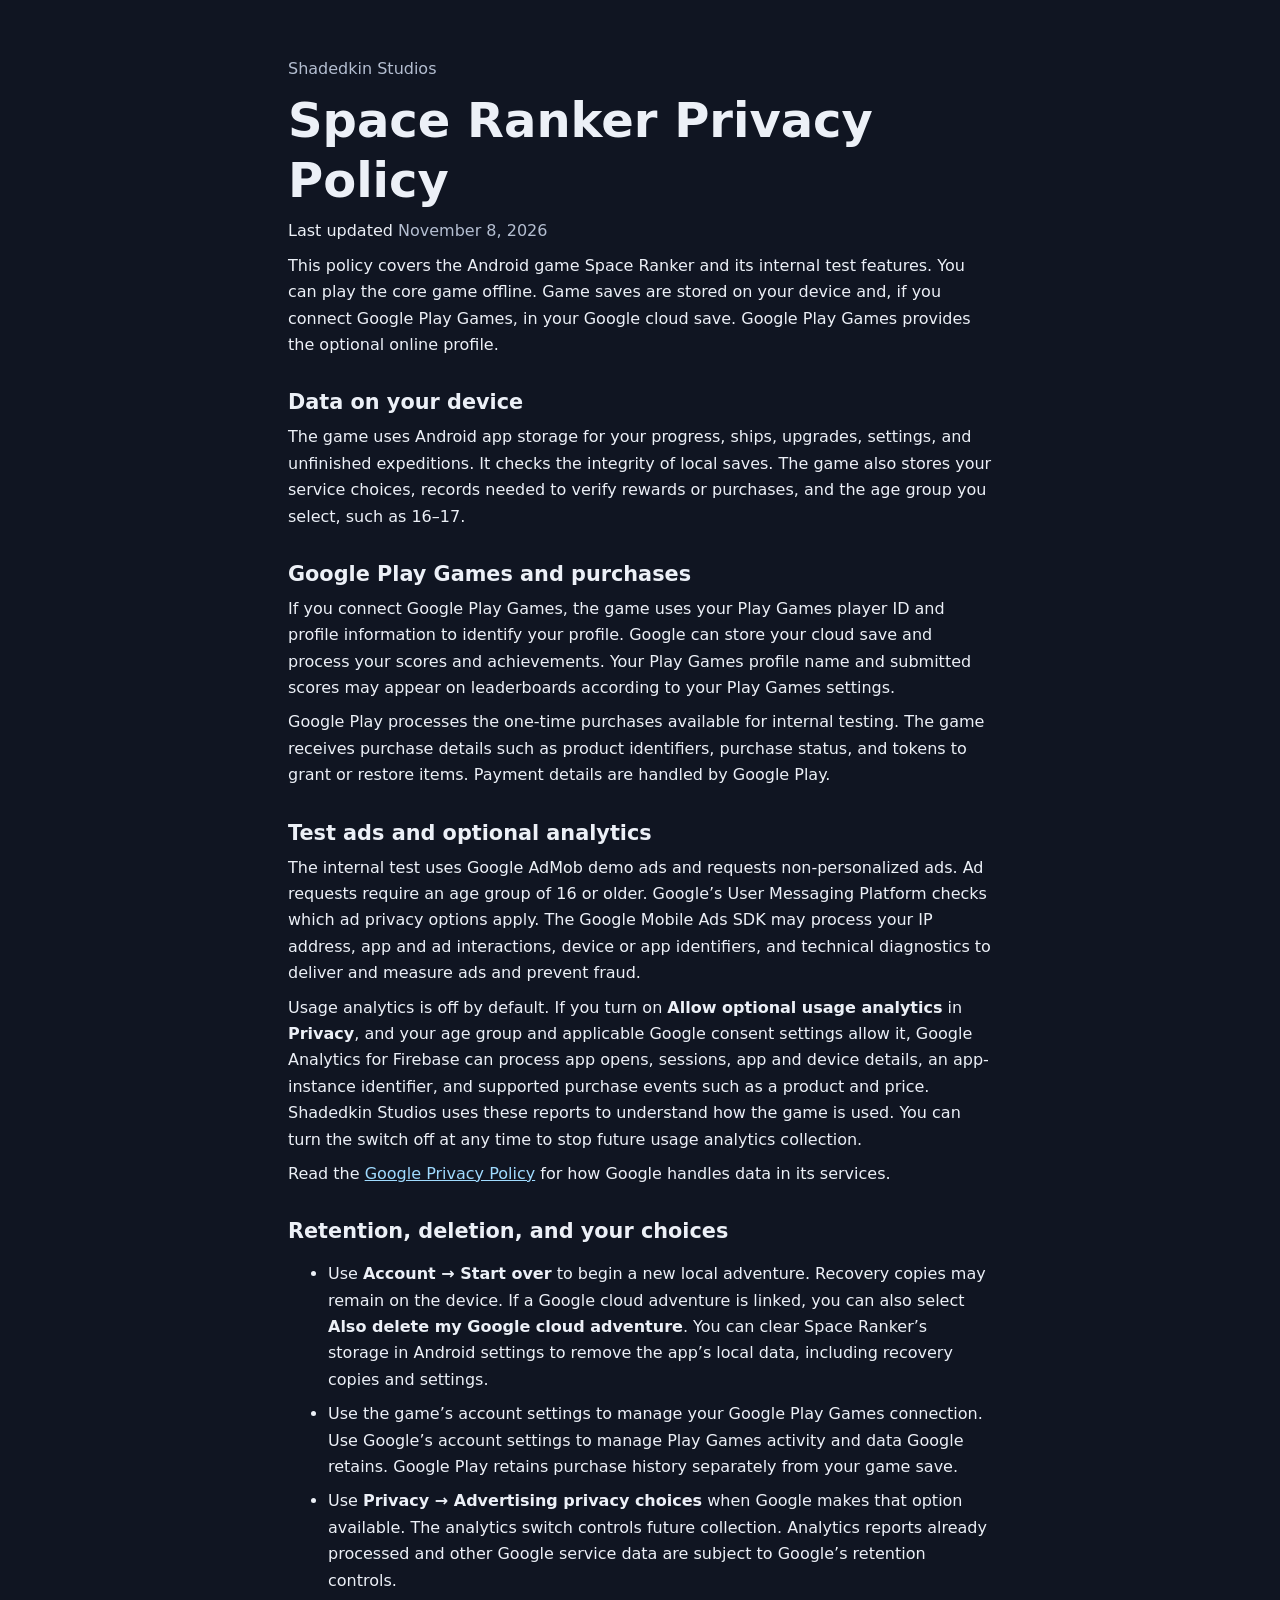
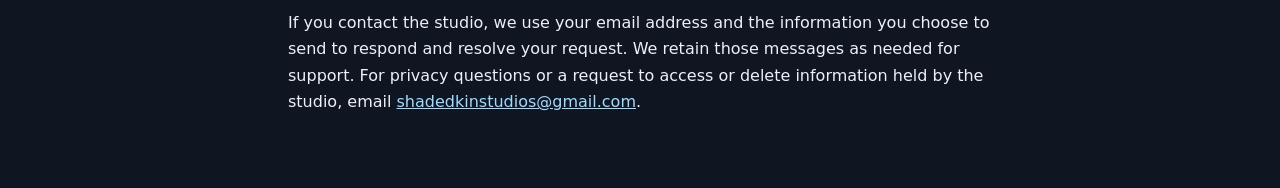
<file: space-ranker/privacy/index.html>
<!doctype html>
<html lang="en">
<head>
  <meta charset="utf-8">
  <meta name="viewport" content="width=device-width, initial-scale=1">
  <title>Space Ranker Privacy Policy | Shadedkin Studios</title>
  <meta name="description" content="How Space Ranker uses local saves, Google Play services, test ads, and optional usage analytics.">
  <style>
    :root { color-scheme: dark; background: #101522; color: #ecf0f7; font: 1rem/1.65 system-ui, sans-serif; }
    body { margin: 0; }
    main { max-width: 44rem; margin: 0 auto; padding: 3rem 1.25rem 4rem; }
    h1, h2 { line-height: 1.25; }
    h1 { font-size: clamp(2rem, 7vw, 3rem); margin: .3rem 0 .5rem; }
    h2 { font-size: 1.3rem; margin: 2rem 0 .5rem; }
    p, li { margin: .5rem 0; }
    a { color: #a0dbff; overflow-wrap: anywhere; }
    .studio, time { color: #b4bed1; }
  </style>
</head>
<body>
  <main>
    <p class="studio">Shadedkin Studios</p>
    <h1>Space Ranker Privacy Policy</h1>
    <p>Last updated <time datetime="2026-11-08">November 8, 2026</time></p>
    <p>This policy covers the Android game Space Ranker and its internal test features. You can play the core game offline. Game saves are stored on your device and, if you connect Google Play Games, in your Google cloud save. Google Play Games provides the optional online profile.</p>

    <h2>Data on your device</h2>
    <p>The game uses Android app storage for your progress, ships, upgrades, settings, and unfinished expeditions. It checks the integrity of local saves. The game also stores your service choices, records needed to verify rewards or purchases, and the age group you select, such as 16–17.</p>

    <h2>Google Play Games and purchases</h2>
    <p>If you connect Google Play Games, the game uses your Play Games player ID and profile information to identify your profile. Google can store your cloud save and process your scores and achievements. Your Play Games profile name and submitted scores may appear on leaderboards according to your Play Games settings.</p>
    <p>Google Play processes the one-time purchases available for internal testing. The game receives purchase details such as product identifiers, purchase status, and tokens to grant or restore items. Payment details are handled by Google Play.</p>

    <h2>Test ads and optional analytics</h2>
    <p>The internal test uses Google AdMob demo ads and requests non-personalized ads. Ad requests require an age group of 16 or older. Google&rsquo;s User Messaging Platform checks which ad privacy options apply. The Google Mobile Ads SDK may process your IP address, app and ad interactions, device or app identifiers, and technical diagnostics to deliver and measure ads and prevent fraud.</p>
    <p>Usage analytics is off by default. If you turn on <strong>Allow optional usage analytics</strong> in <strong>Privacy</strong>, and your age group and applicable Google consent settings allow it, Google Analytics for Firebase can process app opens, sessions, app and device details, an app-instance identifier, and supported purchase events such as a product and price. Shadedkin Studios uses these reports to understand how the game is used. You can turn the switch off at any time to stop future usage analytics collection.</p>
    <p>Read the <a href="https://policies.google.com/privacy">Google Privacy Policy</a> for how Google handles data in its services.</p>

    <h2>Retention, deletion, and your choices</h2>
    <ul>
      <li>Use <strong>Account → Start over</strong> to begin a new local adventure. Recovery copies may remain on the device. If a Google cloud adventure is linked, you can also select <strong>Also delete my Google cloud adventure</strong>. You can clear Space Ranker&rsquo;s storage in Android settings to remove the app&rsquo;s local data, including recovery copies and settings.</li>
      <li>Use the game&rsquo;s account settings to manage your Google Play Games connection. Use Google&rsquo;s account settings to manage Play Games activity and data Google retains. Google Play retains purchase history separately from your game save.</li>
      <li>Use <strong>Privacy → Advertising privacy choices</strong> when Google makes that option available. The analytics switch controls future collection. Analytics reports already processed and other Google service data are subject to Google&rsquo;s retention controls.</li>
    </ul>
    <p>If you contact the studio, we use your email address and the information you choose to send to respond and resolve your request. We retain those messages as needed for support. For privacy questions or a request to access or delete information held by the studio, email <a href="mailto:shadedkinstudios@gmail.com">shadedkinstudios@gmail.com</a>.</p>
  </main>
</body>
</html>
</file>
<file: assets/style.css>
:root {
  color-scheme: dark;
  --bg: #090c12;
  --panel: #101621;
  --panel-2: #151d2a;
  --text: #eef2f7;
  --muted: #aeb9c8;
  --accent: #8d7cff;
  --accent-2: #b5aaff;
  --border: #293346;
  --max: 900px;
}

* { box-sizing: border-box; }

html { scroll-behavior: smooth; }

body {
  margin: 0;
  font-family: Inter, ui-sans-serif, system-ui, -apple-system, BlinkMacSystemFont, "Segoe UI", sans-serif;
  background:
    radial-gradient(circle at 20% 0%, rgba(141,124,255,.10), transparent 32rem),
    var(--bg);
  color: var(--text);
  line-height: 1.65;
}

a { color: var(--accent-2); }
a:hover { color: #d1caff; }

.site-header {
  border-bottom: 1px solid var(--border);
  background: rgba(9,12,18,.88);
  backdrop-filter: blur(10px);
}

.nav {
  width: min(var(--max), calc(100% - 2rem));
  margin: 0 auto;
  min-height: 68px;
  display: flex;
  align-items: center;
  justify-content: space-between;
  gap: 1rem;
}

.brand {
  color: var(--text);
  text-decoration: none;
  font-weight: 800;
  letter-spacing: .02em;
}

.nav-links { display: flex; gap: 1rem; flex-wrap: wrap; }
.nav-links a { text-decoration: none; color: var(--muted); }
.nav-links a:hover { color: var(--text); }

main {
  width: min(var(--max), calc(100% - 2rem));
  margin: 0 auto;
  padding: 3.5rem 0 5rem;
}

.hero {
  padding: 3rem 0 2rem;
}

.eyebrow {
  color: var(--accent-2);
  font-weight: 700;
  letter-spacing: .12em;
  text-transform: uppercase;
  font-size: .78rem;
}

h1, h2, h3 { line-height: 1.2; }
h1 { font-size: clamp(2.4rem, 7vw, 4.7rem); margin: .4rem 0 1rem; }
h2 { margin-top: 2.5rem; font-size: 1.5rem; }
h3 { margin-top: 1.8rem; }

.lede {
  color: var(--muted);
  font-size: 1.16rem;
  max-width: 46rem;
}

.card {
  margin-top: 2rem;
  padding: 1.35rem 1.5rem;
  background: linear-gradient(180deg, var(--panel-2), var(--panel));
  border: 1px solid var(--border);
  border-radius: 16px;
}

.badge {
  display: inline-block;
  padding: .28rem .65rem;
  border: 1px solid rgba(181,170,255,.35);
  border-radius: 999px;
  color: var(--accent-2);
  background: rgba(141,124,255,.08);
  font-size: .82rem;
  font-weight: 650;
}

.policy-header {
  padding-bottom: 1.5rem;
  border-bottom: 1px solid var(--border);
  margin-bottom: 2rem;
}

.policy-header h1 { font-size: clamp(2.2rem, 6vw, 3.8rem); }
.meta { color: var(--muted); }

ul { padding-left: 1.35rem; }
li + li { margin-top: .45rem; }

.notice {
  padding: 1rem 1.1rem;
  border-left: 3px solid var(--accent);
  background: rgba(141,124,255,.07);
  color: var(--muted);
}

footer {
  border-top: 1px solid var(--border);
  color: var(--muted);
}

.footer-inner {
  width: min(var(--max), calc(100% - 2rem));
  margin: 0 auto;
  padding: 1.4rem 0 2rem;
  display: flex;
  justify-content: space-between;
  gap: 1rem;
  flex-wrap: wrap;
}

@media (max-width: 620px) {
  .nav { align-items: flex-start; padding: 1rem 0; flex-direction: column; }
  main { padding-top: 2rem; }
}
</file>
